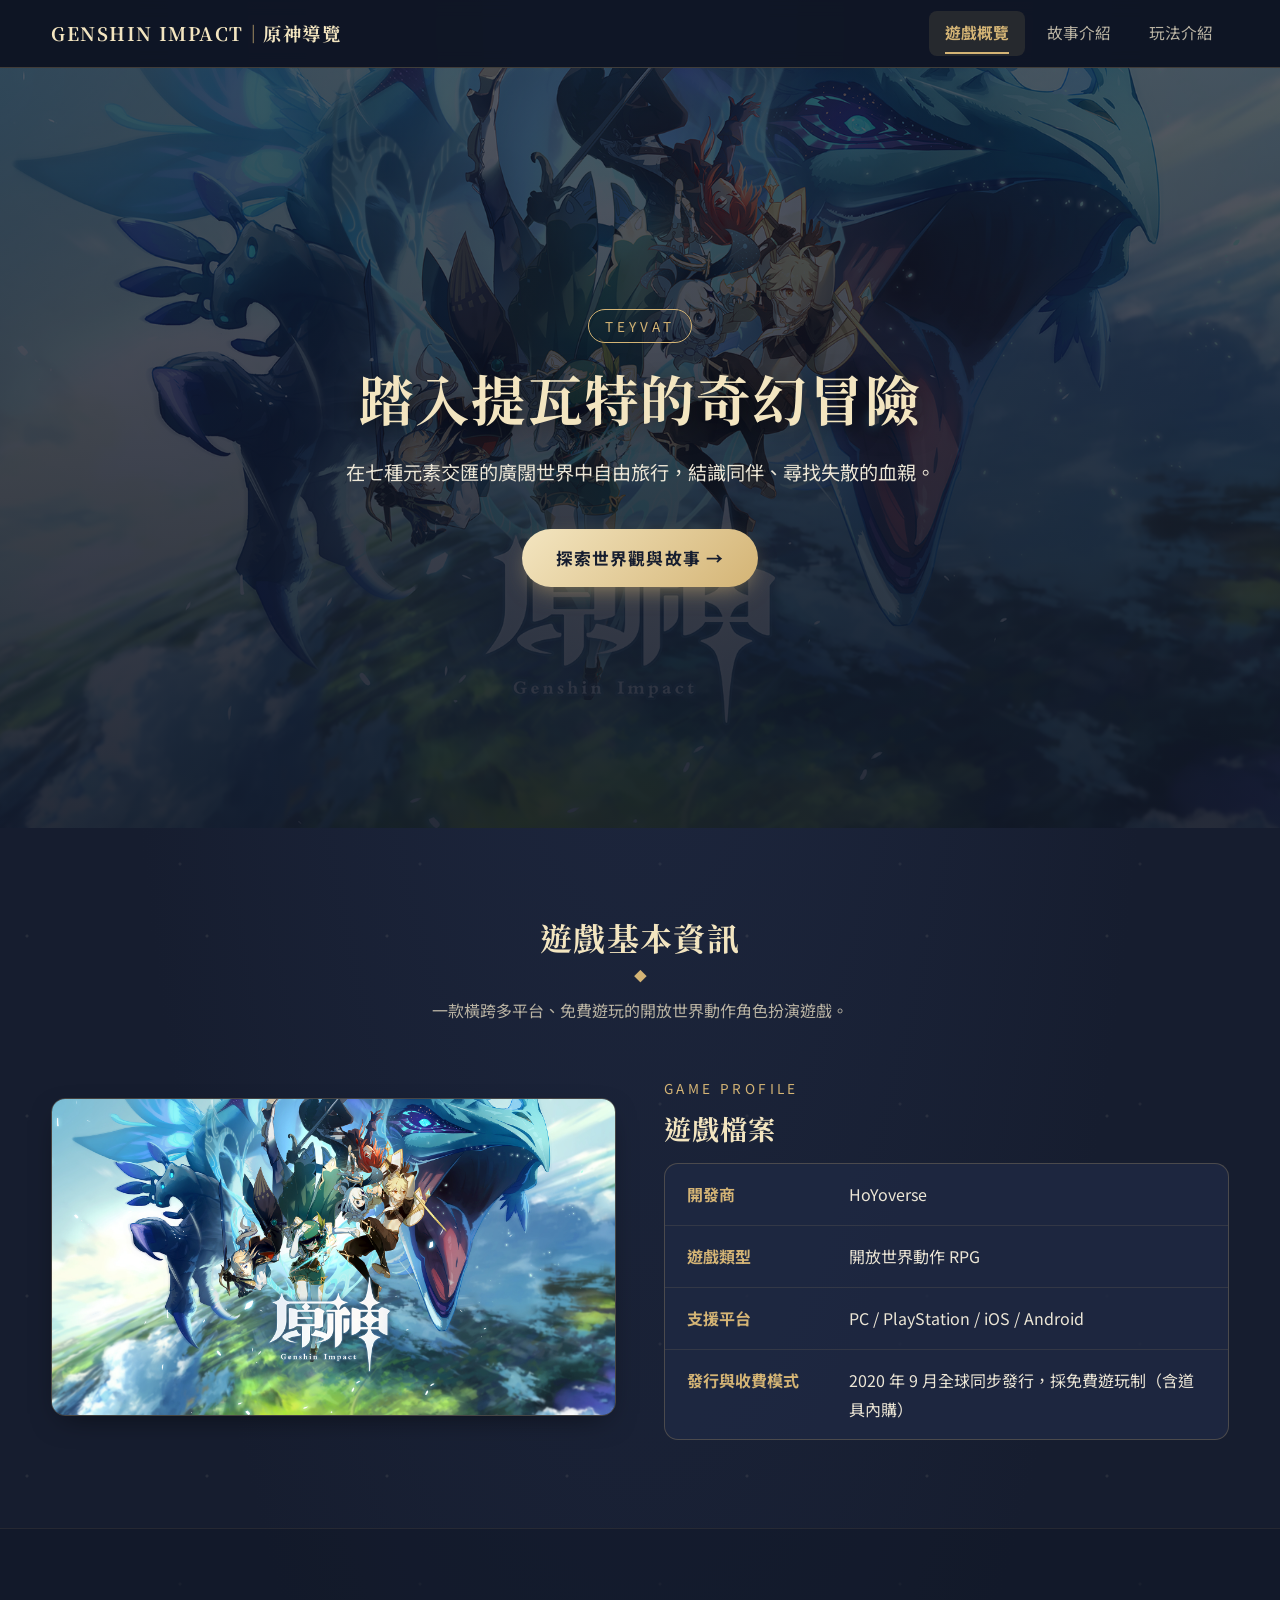
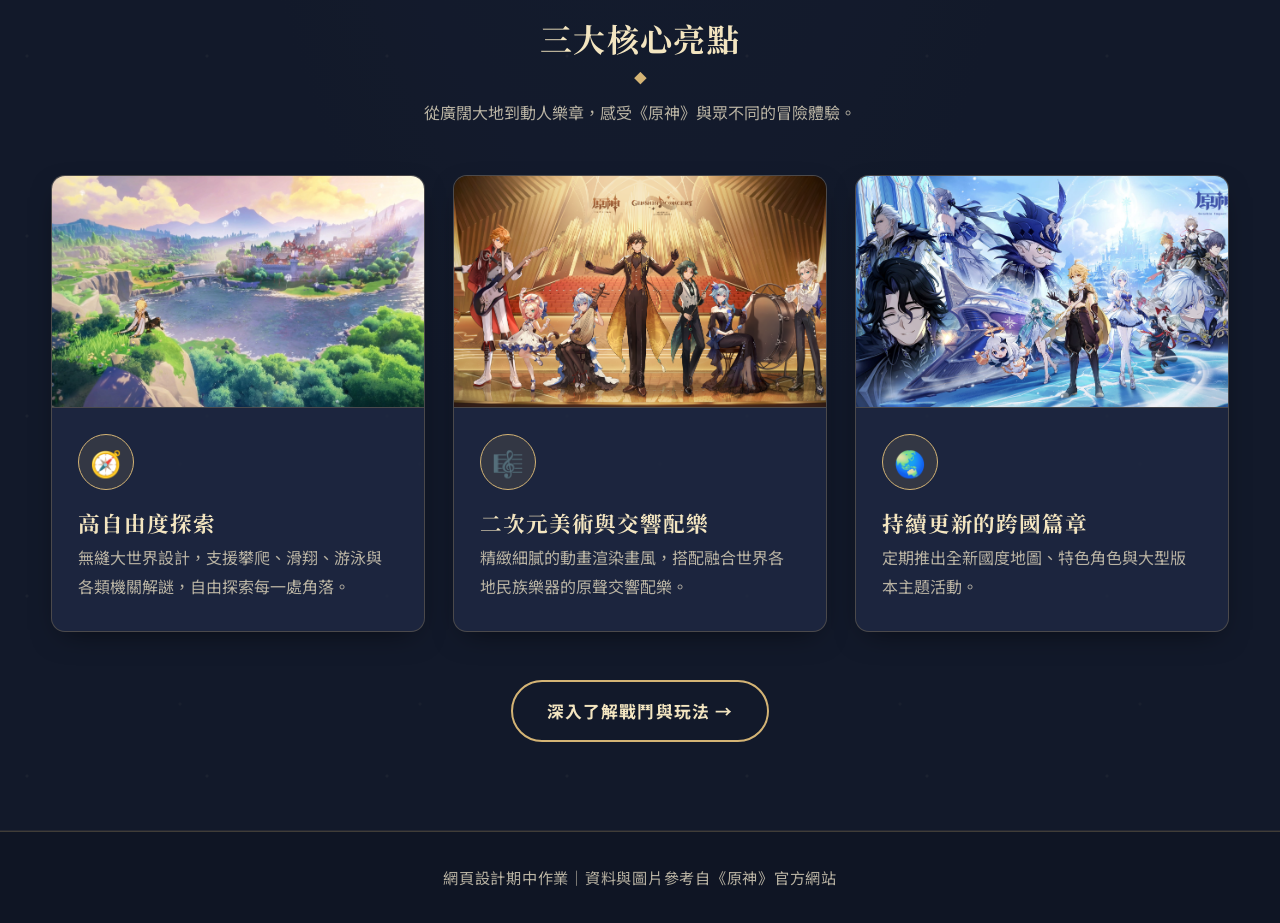
<file: index.html>
<!DOCTYPE html>
<html lang="zh-Hant">
<head>
  <meta charset="UTF-8">
  <meta name="viewport" content="width=device-width, initial-scale=1.0">
  <title>遊戲概覽｜GENSHIN IMPACT 原神導覽</title>
  <meta name="description" content="《原神》遊戲概覽：踏入提瓦特的奇幻冒險，認識遊戲基本資訊與三大核心亮點。">
  <!-- 網頁字型 -->
  <link rel="preconnect" href="https://fonts.googleapis.com">
  <link rel="preconnect" href="https://fonts.gstatic.com" crossorigin>
  <link href="https://fonts.googleapis.com/css2?family=Noto+Sans+TC:wght@400;700&family=Noto+Serif+TC:wght@600;700&display=swap" rel="stylesheet">
  <!-- 全站共用樣式表 -->
  <link rel="stylesheet" href="style.css">
</head>
<body>

  <!-- ===== 頂部導覽列（三頁共用） ===== -->
  <header class="navbar">
    <div class="container">
      <a href="index.html" class="nav-logo">GENSHIN IMPACT<span>｜</span>原神導覽</a>
      <nav>
        <ul class="nav-links">
          <li><a href="index.html" class="active">遊戲概覽</a></li>
          <li><a href="story.html">故事介紹</a></li>
          <li><a href="gameplay.html">玩法介紹</a></li>
        </ul>
      </nav>
    </div>
  </header>

  <main>

    <!-- ===== 區塊 1：主視覺區 Hero Banner ===== -->
    <!-- 圖片用途：首頁滿版主視覺背景圖（設定於 style.css 的 .hero，可替換為 images/hero.jpg） -->
    <section class="hero">
      <div class="hero-content">
        <span class="hero-tag">TEYVAT</span>
        <h1>踏入提瓦特的奇幻冒險</h1>
        <p>在七種元素交匯的廣闊世界中自由旅行，結識同伴、尋找失散的血親。</p>
        <!-- 跳轉按鈕 1：前往故事介紹 -->
        <a href="story.html" class="btn btn-primary">探索世界觀與故事 →</a>
      </div>
    </section>

    <!-- ===== 區塊 2：基本資訊卡 ===== -->
    <section class="section">
      <div class="container">
        <h2 class="section-title">遊戲基本資訊</h2>
        <p class="section-desc">一款橫跨多平台、免費遊玩的開放世界動作角色扮演遊戲。</p>

        <div class="split">
          <div class="split-media">
            <!-- 圖片用途：遊戲實機畫面／宣傳封面圖（可替換為 images/cover.jpg） -->
            <img src="image\1.jpg" alt="原神遊戲實機畫面與宣傳封面">
          </div>
          <div class="split-text">
            <span class="label">GAME PROFILE</span>
            <h3>遊戲檔案</h3>
            <ul class="info-list">
              <li><span class="info-key">開發商</span><span>HoYoverse</span></li>
              <li><span class="info-key">遊戲類型</span><span>開放世界動作 RPG</span></li>
              <li><span class="info-key">支援平台</span><span>PC / PlayStation / iOS / Android</span></li>
              <li><span class="info-key">發行與收費模式</span><span>2020 年 9 月全球同步發行，採免費遊玩制（含道具內購）</span></li>
            </ul>
          </div>
        </div>
      </div>
    </section>

    <!-- ===== 區塊 3：遊戲三大核心亮點 ===== -->
    <section class="section section-alt">
      <div class="container">
        <h2 class="section-title">三大核心亮點</h2>
        <p class="section-desc">從廣闊大地到動人樂章，感受《原神》與眾不同的冒險體驗。</p>

        <div class="grid grid-3">
          <!-- 卡片 1 -->
          <article class="card">
            <!-- 圖片用途：高自由度探索示意圖（可替換為 images/explore.jpg） -->
            <img src="image\2.jpg" alt="高自由度探索">
            <div class="card-body">
              <div class="card-icon">🧭</div>
              <h3>高自由度探索</h3>
              <p>無縫大世界設計，支援攀爬、滑翔、游泳與各類機關解謎，自由探索每一處角落。</p>
            </div>
          </article>

          <!-- 卡片 2 -->
          <article class="card">
            <!-- 圖片用途：美術與配樂示意圖（可替換為 images/art-music.jpg） -->
            <img src="image\3.png" alt="二次元美術與交響配樂">
            <div class="card-body">
              <div class="card-icon">🎼</div>
              <h3>二次元美術與交響配樂</h3>
              <p>精緻細膩的動畫渲染畫風，搭配融合世界各地民族樂器的原聲交響配樂。</p>
            </div>
          </article>

          <!-- 卡片 3 -->
          <article class="card">
            <!-- 圖片用途：版本更新示意圖（可替換為 images/update.jpg） -->
            <img src="image\4.jpg" alt="持續更新的跨國篇章">
            <div class="card-body">
              <div class="card-icon">🌏</div>
              <h3>持續更新的跨國篇章</h3>
              <p>定期推出全新國度地圖、特色角色與大型版本主題活動。</p>
            </div>
          </article>
        </div>

        <!-- 跳轉按鈕 2：前往玩法介紹 -->
        <div class="btn-center">
          <a href="gameplay.html" class="btn btn-secondary">深入了解戰鬥與玩法 →</a>
        </div>
      </div>
    </section>

  </main>

  <!-- ===== 頁尾（三頁共用） ===== -->
  <footer class="footer">
    <div class="container">
      <p>網頁設計期中作業｜資料與圖片參考自《原神》官方網站</p>
    </div>
  </footer>

</body>
</html>
</file>
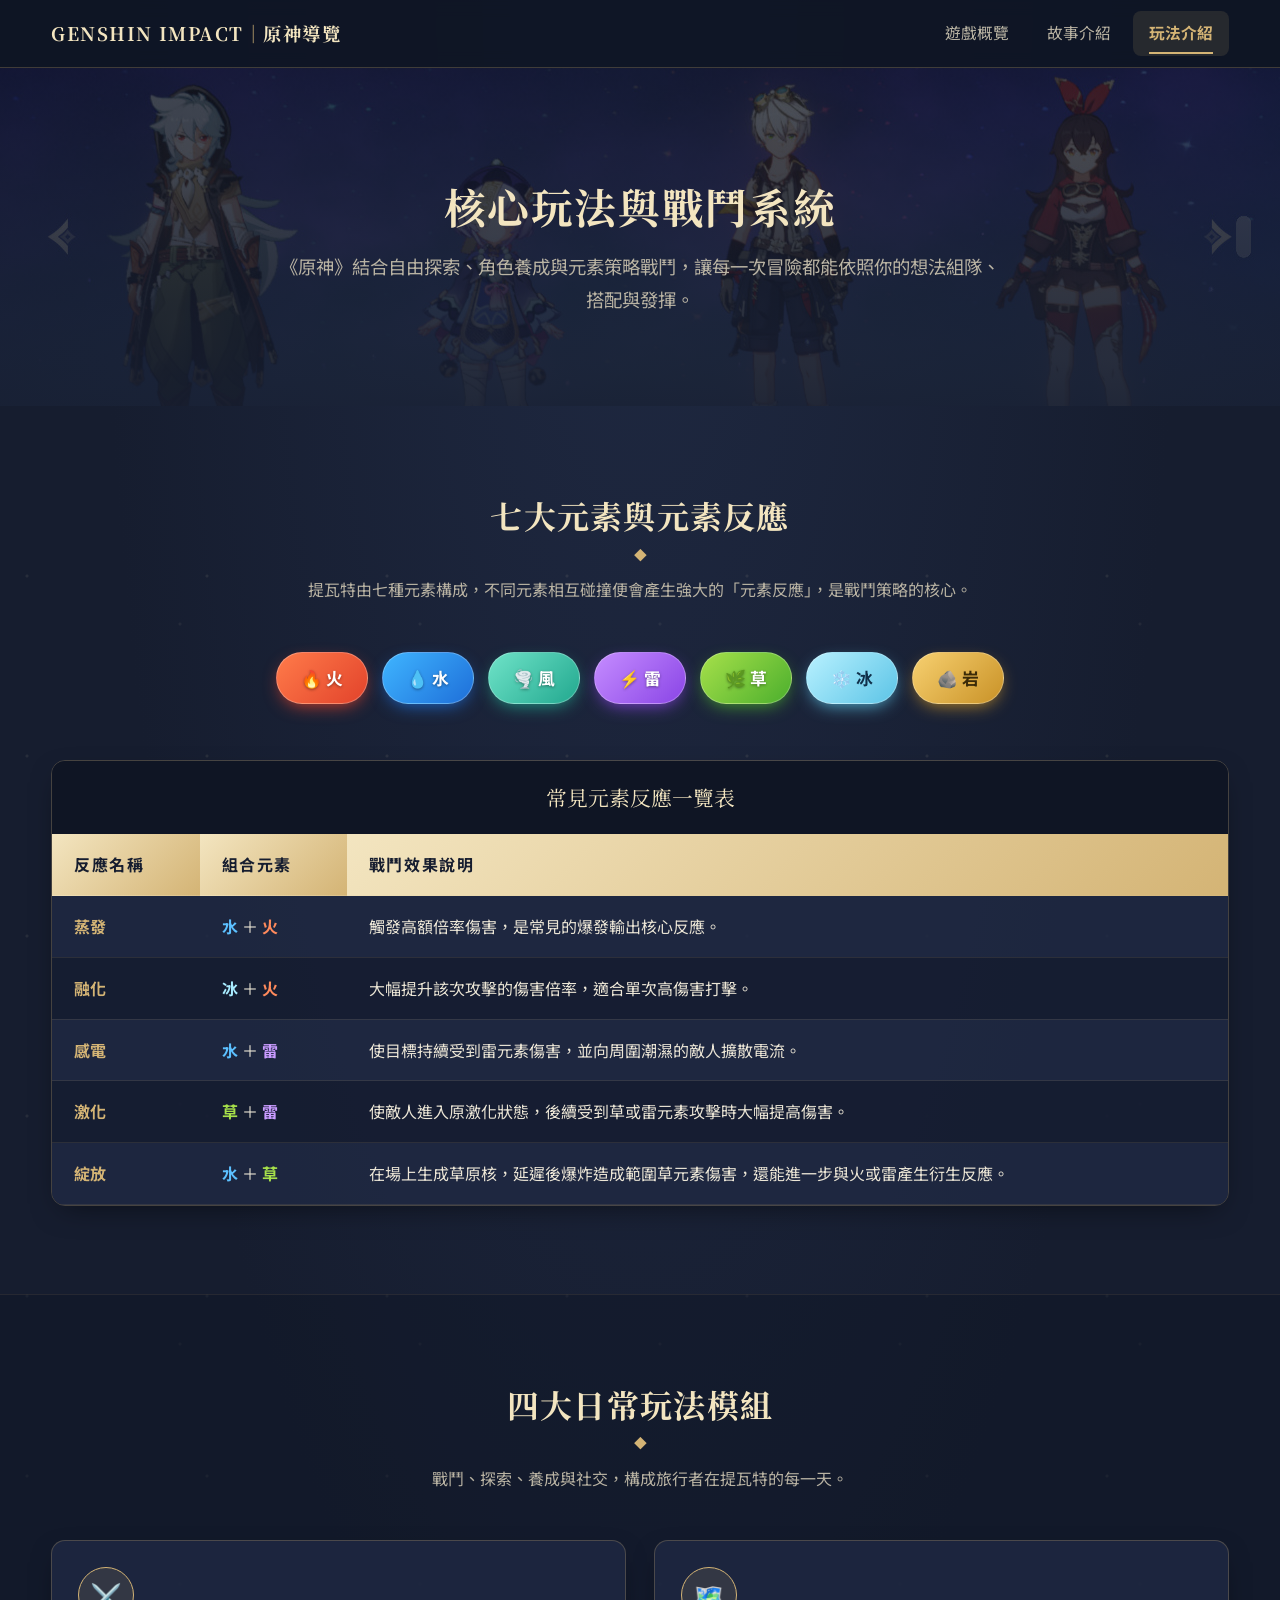
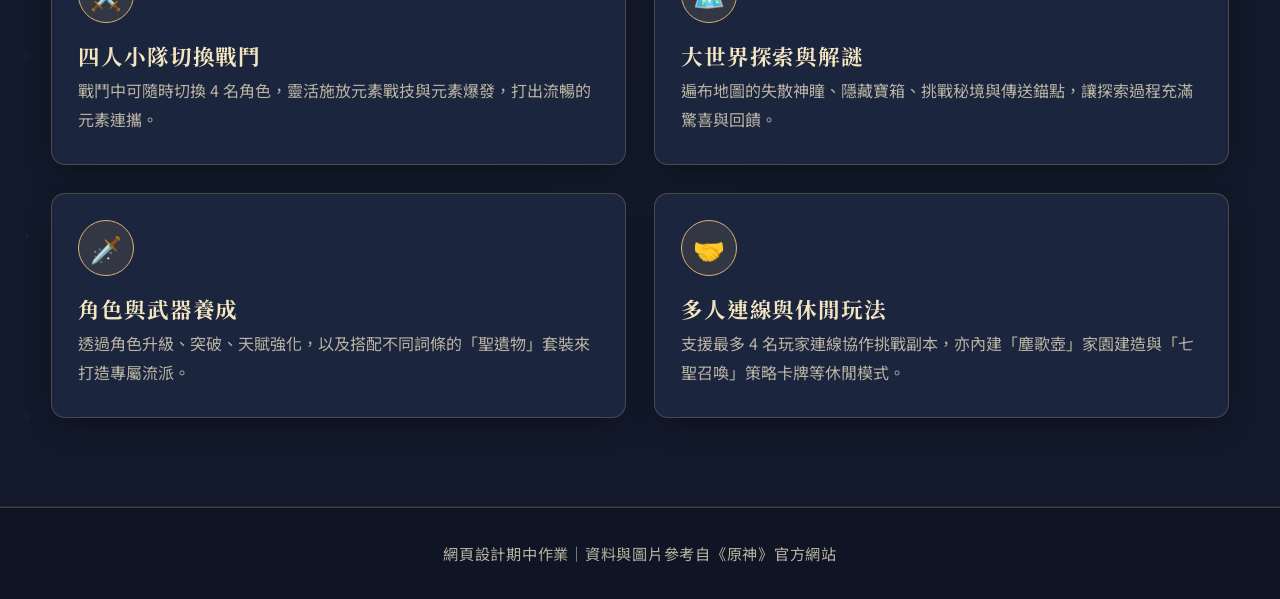
<file: gameplay.html>
<!DOCTYPE html>
<html lang="zh-Hant">
<head>
  <meta charset="UTF-8">
  <meta name="viewport" content="width=device-width, initial-scale=1.0">
  <title>玩法介紹｜GENSHIN IMPACT 原神導覽</title>
  <meta name="description" content="《原神》玩法介紹：七大元素與元素反應、四人小隊戰鬥、大世界探索、角色養成與多人連線。">
  <!-- 網頁字型 -->
  <link rel="preconnect" href="https://fonts.googleapis.com">
  <link rel="preconnect" href="https://fonts.gstatic.com" crossorigin>
  <link href="https://fonts.googleapis.com/css2?family=Noto+Sans+TC:wght@400;700&family=Noto+Serif+TC:wght@600;700&display=swap" rel="stylesheet">
  <!-- 全站共用樣式表 -->
  <link rel="stylesheet" href="style.css">
</head>
<body>

  <!-- ===== 頂部導覽列（三頁共用） ===== -->
  <header class="navbar">
    <div class="container">
      <a href="index.html" class="nav-logo">GENSHIN IMPACT<span>｜</span>原神導覽</a>
      <nav>
        <ul class="nav-links">
          <li><a href="index.html">遊戲概覽</a></li>
          <li><a href="story.html">故事介紹</a></li>
          <li><a href="gameplay.html" class="active">玩法介紹</a></li>
        </ul>
      </nav>
    </div>
  </header>

  <main>

    <!-- ===== 區塊 1：頁面標題區 Page Header ===== -->
    <!-- 圖片用途：玩法頁頁首背景圖（設定於 style.css 的 .header-gameplay，可替換為 images/gameplay-header.jpg） -->
    <section class="page-header header-gameplay">
      <div class="container">
        <h1>核心玩法與戰鬥系統</h1>
        <p>《原神》結合自由探索、角色養成與元素策略戰鬥，讓每一次冒險都能依照你的想法組隊、搭配與發揮。</p>
      </div>
    </section>

    <!-- ===== 區塊 2：七大元素與元素反應 ===== -->
    <section class="section">
      <div class="container">
        <h2 class="section-title">七大元素與元素反應</h2>
        <p class="section-desc">提瓦特由七種元素構成，不同元素相互碰撞便會產生強大的「元素反應」，是戰鬥策略的核心。</p>

        <!-- 七大元素標籤列 -->
        <div class="badge-row">
          <span class="badge badge-pyro">🔥 火</span>
          <span class="badge badge-hydro">💧 水</span>
          <span class="badge badge-anemo">🌪️ 風</span>
          <span class="badge badge-electro">⚡ 雷</span>
          <span class="badge badge-dendro">🌿 草</span>
          <span class="badge badge-cryo">❄️ 冰</span>
          <span class="badge badge-geo">🪨 岩</span>
        </div>

        <!-- 常見元素反應一覽表 -->
        <div class="table-wrap">
          <table class="reaction-table">
            <caption>常見元素反應一覽表</caption>
            <thead>
              <tr>
                <th>反應名稱</th>
                <th>組合元素</th>
                <th>戰鬥效果說明</th>
              </tr>
            </thead>
            <tbody>
              <tr>
                <td>蒸發</td>
                <td><span class="el-hydro">水</span> ＋ <span class="el-pyro">火</span></td>
                <td>觸發高額倍率傷害，是常見的爆發輸出核心反應。</td>
              </tr>
              <tr>
                <td>融化</td>
                <td><span class="el-cryo">冰</span> ＋ <span class="el-pyro">火</span></td>
                <td>大幅提升該次攻擊的傷害倍率，適合單次高傷害打擊。</td>
              </tr>
              <tr>
                <td>感電</td>
                <td><span class="el-hydro">水</span> ＋ <span class="el-electro">雷</span></td>
                <td>使目標持續受到雷元素傷害，並向周圍潮濕的敵人擴散電流。</td>
              </tr>
              <tr>
                <td>激化</td>
                <td><span class="el-dendro">草</span> ＋ <span class="el-electro">雷</span></td>
                <td>使敵人進入原激化狀態，後續受到草或雷元素攻擊時大幅提高傷害。</td>
              </tr>
              <tr>
                <td>綻放</td>
                <td><span class="el-hydro">水</span> ＋ <span class="el-dendro">草</span></td>
                <td>在場上生成草原核，延遲後爆炸造成範圍草元素傷害，還能進一步與火或雷產生衍生反應。</td>
              </tr>
            </tbody>
          </table>
        </div>
      </div>
    </section>

    <!-- ===== 區塊 3：四大日常玩法模組 ===== -->
    <section class="section section-alt">
      <div class="container">
        <h2 class="section-title">四大日常玩法模組</h2>
        <p class="section-desc">戰鬥、探索、養成與社交，構成旅行者在提瓦特的每一天。</p>

        <div class="grid grid-2">
          <!-- 玩法 1 -->
          <article class="card feature-card">
            <div class="card-body">
              <div class="card-icon">⚔️</div>
              <h3>四人小隊切換戰鬥</h3>
              <p>戰鬥中可隨時切換 4 名角色，靈活施放元素戰技與元素爆發，打出流暢的元素連攜。</p>
            </div>
          </article>

          <!-- 玩法 2 -->
          <article class="card feature-card">
            <div class="card-body">
              <div class="card-icon">🗺️</div>
              <h3>大世界探索與解謎</h3>
              <p>遍布地圖的失散神瞳、隱藏寶箱、挑戰秘境與傳送錨點，讓探索過程充滿驚喜與回饋。</p>
            </div>
          </article>

          <!-- 玩法 3 -->
          <article class="card feature-card">
            <div class="card-body">
              <div class="card-icon">🗡️</div>
              <h3>角色與武器養成</h3>
              <p>透過角色升級、突破、天賦強化，以及搭配不同詞條的「聖遺物」套裝來打造專屬流派。</p>
            </div>
          </article>

          <!-- 玩法 4 -->
          <article class="card feature-card">
            <div class="card-body">
              <div class="card-icon">🤝</div>
              <h3>多人連線與休閒玩法</h3>
              <p>支援最多 4 名玩家連線協作挑戰副本，亦內建「塵歌壺」家園建造與「七聖召喚」策略卡牌等休閒模式。</p>
            </div>
          </article>
        </div>
      </div>
    </section>

  </main>

  <!-- ===== 頁尾（三頁共用） ===== -->
  <footer class="footer">
    <div class="container">
      <p>網頁設計期中作業｜資料與圖片參考自《原神》官方網站</p>
    </div>
  </footer>

</body>
</html>
</file>
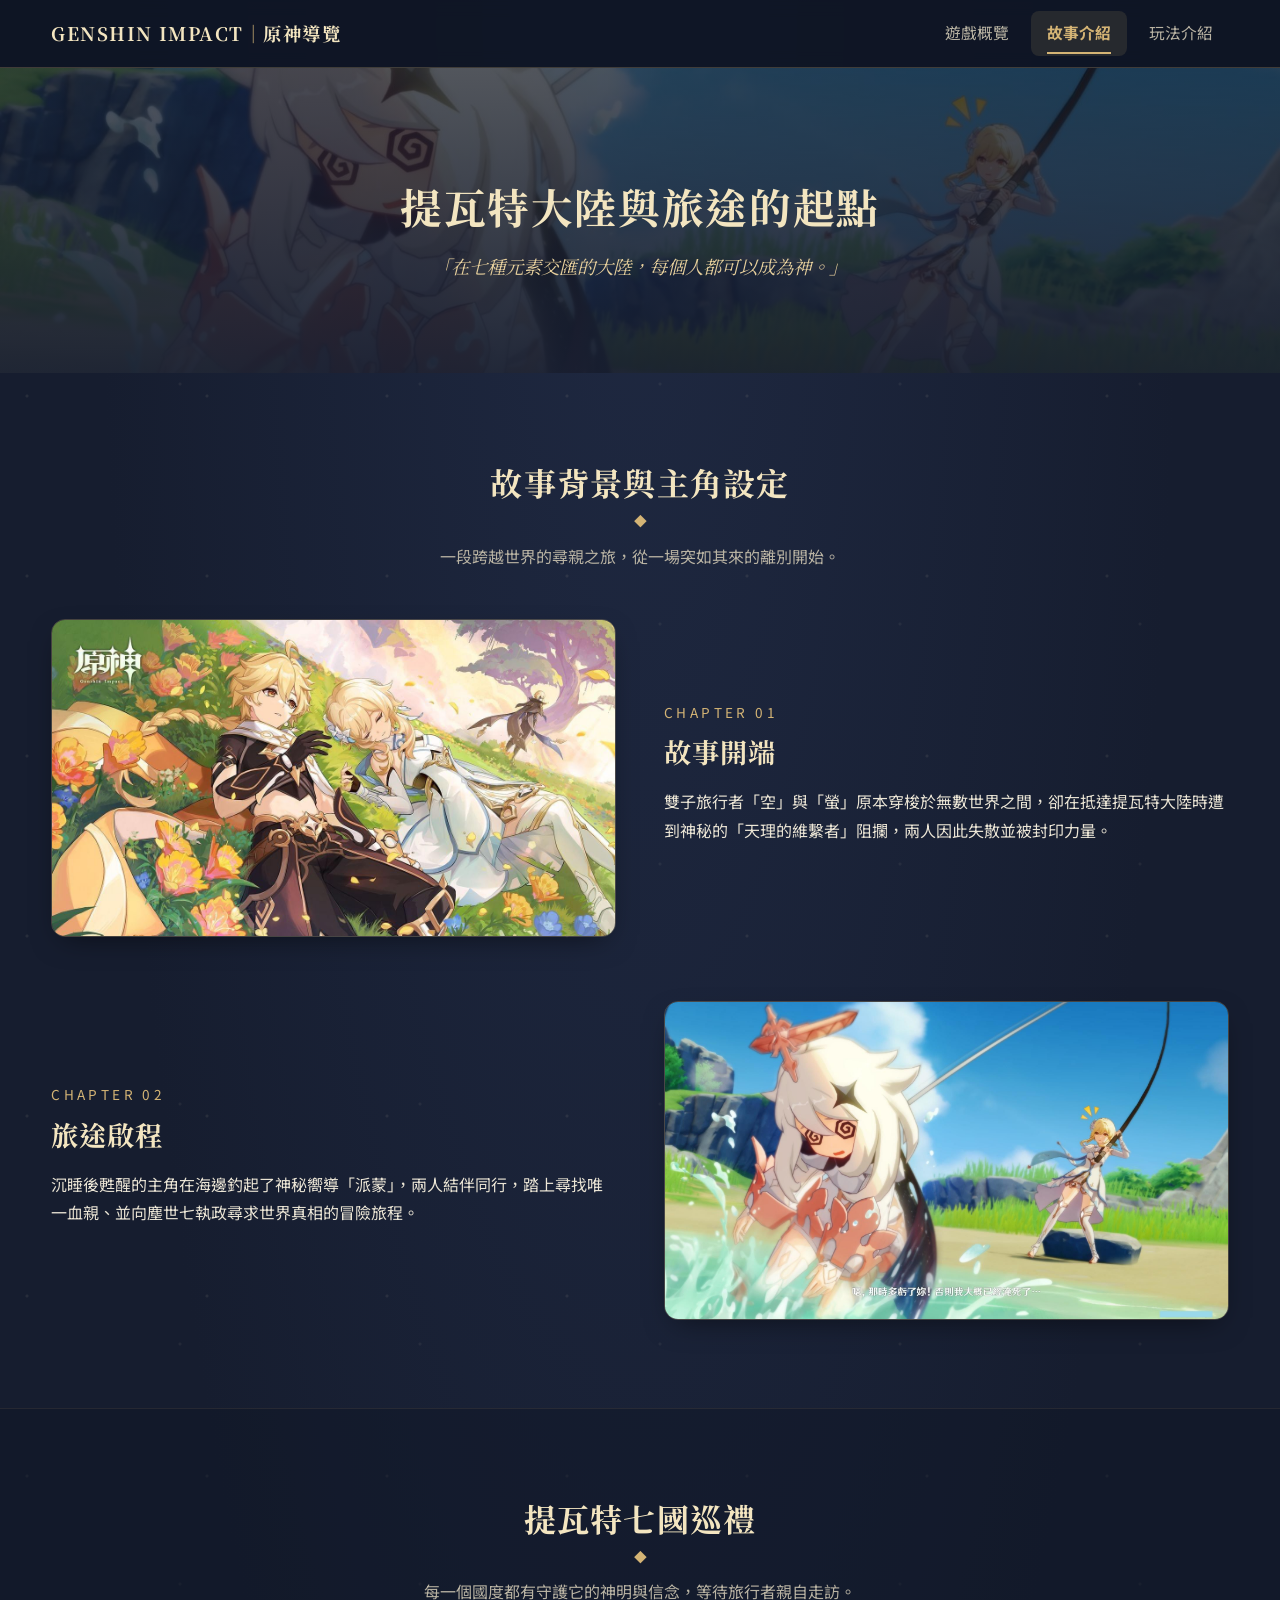
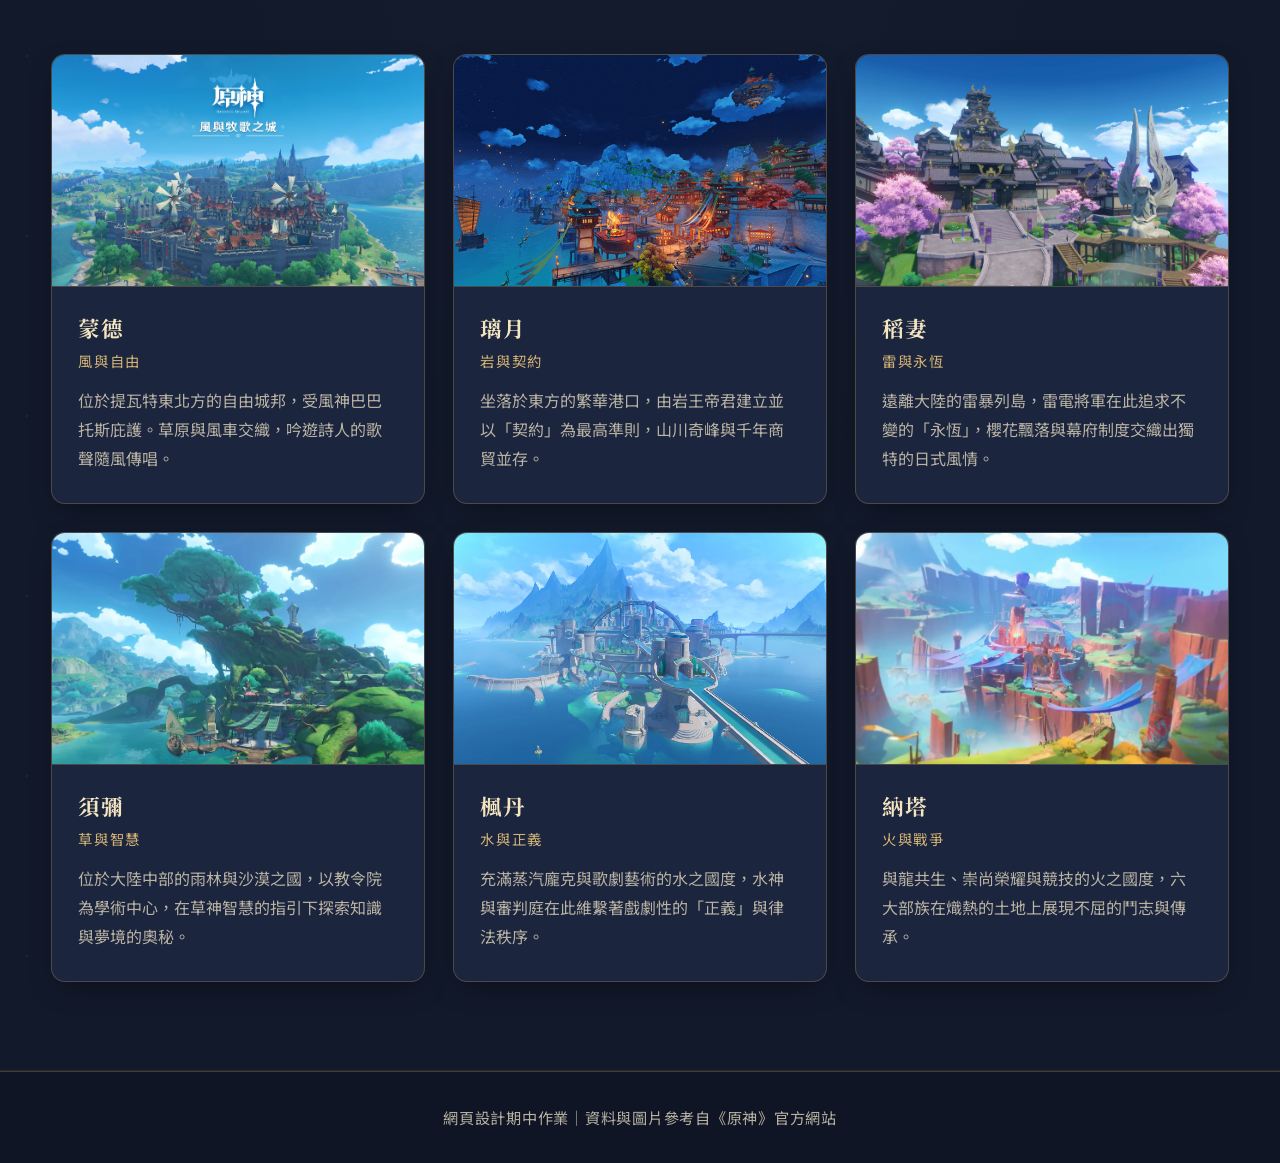
<file: story.html>
<!DOCTYPE html>
<html lang="zh-Hant">
<head>
  <meta charset="UTF-8">
  <meta name="viewport" content="width=device-width, initial-scale=1.0">
  <title>故事介紹｜GENSHIN IMPACT 原神導覽</title>
  <meta name="description" content="《原神》故事介紹：提瓦特大陸的世界觀、雙子旅行者的旅途起點與七國巡禮。">
  <!-- 網頁字型 -->
  <link rel="preconnect" href="https://fonts.googleapis.com">
  <link rel="preconnect" href="https://fonts.gstatic.com" crossorigin>
  <link href="https://fonts.googleapis.com/css2?family=Noto+Sans+TC:wght@400;700&family=Noto+Serif+TC:wght@600;700&display=swap" rel="stylesheet">
  <!-- 全站共用樣式表 -->
  <link rel="stylesheet" href="style.css">
</head>
<body>

  <!-- ===== 頂部導覽列（三頁共用） ===== -->
  <header class="navbar">
    <div class="container">
      <a href="index.html" class="nav-logo">GENSHIN IMPACT<span>｜</span>原神導覽</a>
      <nav>
        <ul class="nav-links">
          <li><a href="index.html">遊戲概覽</a></li>
          <li><a href="story.html" class="active">故事介紹</a></li>
          <li><a href="gameplay.html">玩法介紹</a></li>
        </ul>
      </nav>
    </div>
  </header>

  <main>

    <!-- ===== 區塊 1：頁面標題區 Page Header ===== -->
    <!-- 圖片用途：故事頁頁首背景圖（設定於 style.css 的 .header-story，可替換為 images/story-header.jpg） -->
    <section class="page-header header-story">
      <div class="container">
        <h1>提瓦特大陸與旅途的起點</h1>
        <p class="quote">「在七種元素交匯的大陸，每個人都可以成為神。」</p>
      </div>
    </section>

    <!-- ===== 區塊 2：故事背景與主角設定 ===== -->
    <section class="section">
      <div class="container">
        <h2 class="section-title">故事背景與主角設定</h2>
        <p class="section-desc">一段跨越世界的尋親之旅，從一場突如其來的離別開始。</p>

        <!-- 故事開端：圖左文右 -->
        <div class="split">
          <div class="split-media">
            <!-- 圖片用途：雙子旅行者「空」與「螢」主題插圖（可替換為 images/twins.jpg） -->
            <img src="image\5.jpg" alt="雙子旅行者空與螢">
          </div>
          <div class="split-text">
            <span class="label">CHAPTER 01</span>
            <h3>故事開端</h3>
            <p>雙子旅行者「空」與「螢」原本穿梭於無數世界之間，卻在抵達提瓦特大陸時遭到神秘的「天理的維繫者」阻攔，兩人因此失散並被封印力量。</p>
          </div>
        </div>

        <!-- 旅途啟程：文左圖右（交錯排列） -->
        <div class="split reverse">
          <div class="split-media">
            <!-- 圖片用途：主角與派蒙結伴同行主題插圖（可替換為 images/paimon.jpg） -->
            <img src="image\6.jpg" alt="旅行者與嚮導派蒙">
          </div>
          <div class="split-text">
            <span class="label">CHAPTER 02</span>
            <h3>旅途啟程</h3>
            <p>沉睡後甦醒的主角在海邊釣起了神秘嚮導「派蒙」，兩人結伴同行，踏上尋找唯一血親、並向塵世七執政尋求世界真相的冒險旅程。</p>
          </div>
        </div>
      </div>
    </section>

    <!-- ===== 區塊 3：提瓦特七國巡禮 ===== -->
    <section class="section section-alt">
      <div class="container">
        <h2 class="section-title">提瓦特七國巡禮</h2>
        <p class="section-desc">每一個國度都有守護它的神明與信念，等待旅行者親自走訪。</p>

        <div class="grid grid-3">
          <!-- 國家 1：蒙德 -->
          <article class="card">
            <!-- 圖片用途：蒙德國家代表圖（可替換為 images/mondstadt.jpg） -->
            <img src="image\7.jpg" alt="蒙德代表圖">
            <div class="card-body">
              <h3>蒙德</h3>
              <span class="card-sub">風與自由</span>
              <p>位於提瓦特東北方的自由城邦，受風神巴巴托斯庇護。草原與風車交織，吟遊詩人的歌聲隨風傳唱。</p>
            </div>
          </article>

          <!-- 國家 2：璃月 -->
          <article class="card">
            <!-- 圖片用途：璃月國家代表圖（可替換為 images/liyue.jpg） -->
            <img src="image\8.png" alt="璃月代表圖">
            <div class="card-body">
              <h3>璃月</h3>
              <span class="card-sub">岩與契約</span>
              <p>坐落於東方的繁華港口，由岩王帝君建立並以「契約」為最高準則，山川奇峰與千年商貿並存。</p>
            </div>
          </article>

          <!-- 國家 3：稻妻 -->
          <article class="card">
            <!-- 圖片用途：稻妻國家代表圖（可替換為 images/inazuma.jpg） -->
            <img src="image\9.jpg" alt="稻妻代表圖">
            <div class="card-body">
              <h3>稻妻</h3>
              <span class="card-sub">雷與永恆</span>
              <p>遠離大陸的雷暴列島，雷電將軍在此追求不變的「永恆」，櫻花飄落與幕府制度交織出獨特的日式風情。</p>
            </div>
          </article>

          <!-- 國家 4：須彌 -->
          <article class="card">
            <!-- 圖片用途：須彌國家代表圖（可替換為 images/sumeru.jpg） -->
            <img src="image\10.webp" alt="須彌代表圖">
            <div class="card-body">
              <h3>須彌</h3>
              <span class="card-sub">草與智慧</span>
              <p>位於大陸中部的雨林與沙漠之國，以教令院為學術中心，在草神智慧的指引下探索知識與夢境的奧秘。</p>
            </div>
          </article>

          <!-- 國家 5：楓丹 -->
          <article class="card">
            <!-- 圖片用途：楓丹國家代表圖（可替換為 images/fontaine.jpg） -->
            <img src="image\11.webp" alt="楓丹代表圖">
            <div class="card-body">
              <h3>楓丹</h3>
              <span class="card-sub">水與正義</span>
              <p>充滿蒸汽龐克與歌劇藝術的水之國度，水神與審判庭在此維繫著戲劇性的「正義」與律法秩序。</p>
            </div>
          </article>

          <!-- 國家 6：納塔 -->
          <article class="card">
            <!-- 圖片用途：納塔國家代表圖（可替換為 images/natlan.jpg） -->
            <img src="image\12.webp" alt="納塔代表圖">
            <div class="card-body">
              <h3>納塔</h3>
              <span class="card-sub">火與戰爭</span>
              <p>與龍共生、崇尚榮耀與競技的火之國度，六大部族在熾熱的土地上展現不屈的鬥志與傳承。</p>
            </div>
          </article>
        </div>
      </div>
    </section>

  </main>

  <!-- ===== 頁尾（三頁共用） ===== -->
  <footer class="footer">
    <div class="container">
      <p>網頁設計期中作業｜資料與圖片參考自《原神》官方網站</p>
    </div>
  </footer>

</body>
</html>
</file>
<file: style.css>
/* =========================================================
   GENSHIN IMPACT｜原神導覽 — 全站共用樣式表 style.css
   配色：深星空藍 #161d2f / #1f2942  ＋ 香檳金 #d4b475 / #f3e5c0
   ========================================================= */

/* ---------- 1. 色彩與基本變數 ---------- */
:root {
  --navy-900: #0f1524;
  --navy-800: #161d2f;
  --navy-700: #1f2942;
  --navy-600: #2a3656;
  --gold-500: #d4b475;
  --gold-300: #e6cf9c;
  --gold-100: #f3e5c0;
  --text-main: #ece6d6;
  --text-soft: #b9b3a3;
  --card-bg: rgba(31, 41, 66, 0.85);
  --card-border: rgba(212, 180, 117, 0.25);
  --shadow-card: 0 10px 30px -12px rgba(0, 0, 0, 0.6);
  --shadow-glow: 0 0 0 1px rgba(212, 180, 117, 0.5), 0 14px 36px -10px rgba(212, 180, 117, 0.35);
  --radius: 14px;
  --nav-height: 68px;
  --font-serif: "Noto Serif TC", "Songti TC", serif;
  --font-sans: "Noto Sans TC", "PingFang TC", "Microsoft JhengHei", sans-serif;
  --transition: all 0.3s ease;
}

/* ---------- 2. 全域重置 ---------- */
*,
*::before,
*::after {
  box-sizing: border-box;
  margin: 0;
  padding: 0;
}

html {
  scroll-behavior: smooth;
}

body {
  font-family: var(--font-sans);
  line-height: 1.8;
  color: var(--text-main);
  background-color: var(--navy-800);
  /* 星空點點背景 */
  background-image:
    radial-gradient(circle at 15% 20%, rgba(243, 229, 192, 0.08) 0 1px, transparent 2px),
    radial-gradient(circle at 75% 60%, rgba(243, 229, 192, 0.06) 0 1px, transparent 2px),
    radial-gradient(ellipse at top, var(--navy-700), var(--navy-800) 60%);
  background-size: 180px 180px, 240px 240px, 100% 100%;
  padding-top: var(--nav-height);
}

img {
  display: block;
  max-width: 100%;
  height: auto;
}

a {
  color: inherit;
  text-decoration: none;
}

h1,
h2,
h3 {
  font-family: var(--font-serif);
  line-height: 1.35;
  letter-spacing: 0.04em;
}

.container {
  width: min(1180px, 92%);
  margin: 0 auto;
}

/* ---------- 3. 頂部導覽列 Navbar（三頁共用） ---------- */
.navbar {
  position: fixed;
  top: 0;
  left: 0;
  right: 0;
  z-index: 100;
  height: var(--nav-height);
  background: rgba(15, 21, 36, 0.92);
  backdrop-filter: blur(8px);
  border-bottom: 1px solid var(--card-border);
}

.navbar .container {
  height: 100%;
  display: flex;
  align-items: center;
  justify-content: space-between;
  gap: 16px;
}

.nav-logo {
  font-family: var(--font-serif);
  font-weight: 700;
  font-size: 1.15rem;
  letter-spacing: 0.08em;
  color: var(--gold-100);
  white-space: nowrap;
  transition: var(--transition);
}

.nav-logo span {
  color: var(--gold-500);
}

.nav-logo:hover {
  color: var(--gold-500);
  text-shadow: 0 0 12px rgba(212, 180, 117, 0.6);
}

.nav-links {
  list-style: none;
  display: flex;
  gap: 6px;
}

.nav-links a {
  position: relative;
  display: inline-block;
  padding: 8px 16px;
  border-radius: 8px;
  font-size: 0.98rem;
  color: var(--text-soft);
  transition: var(--transition);
}

.nav-links a::after {
  content: "";
  position: absolute;
  left: 16px;
  right: 16px;
  bottom: 2px;
  height: 2px;
  background: var(--gold-500);
  transform: scaleX(0);
  transition: transform 0.3s ease;
}

.nav-links a:hover {
  color: var(--gold-100);
  background: rgba(212, 180, 117, 0.08);
}

/* 目前所在頁面 */
.nav-links a.active {
  color: var(--gold-500);
  font-weight: 700;
  background: rgba(212, 180, 117, 0.12);
}

.nav-links a.active::after,
.nav-links a:hover::after {
  transform: scaleX(1);
}

/* ---------- 4. 按鈕 ---------- */
.btn {
  display: inline-block;
  padding: 14px 34px;
  border-radius: 999px;
  font-weight: 700;
  font-size: 1.05rem;
  letter-spacing: 0.06em;
  cursor: pointer;
  transition: var(--transition);
}

.btn-primary {
  color: var(--navy-800);
  background: linear-gradient(135deg, var(--gold-100), var(--gold-500));
  box-shadow: 0 8px 24px -8px rgba(212, 180, 117, 0.7);
}

.btn-primary:hover {
  transform: translateY(-3px);
  box-shadow: 0 0 24px rgba(243, 229, 192, 0.55), 0 12px 30px -8px rgba(212, 180, 117, 0.8);
}

.btn-secondary {
  color: var(--gold-100);
  border: 2px solid var(--gold-500);
  background: transparent;
}

.btn-secondary:hover {
  color: var(--navy-800);
  background: var(--gold-500);
  transform: translateY(-3px);
  box-shadow: 0 0 22px rgba(212, 180, 117, 0.5);
}

.btn-center {
  text-align: center;
  margin-top: 48px;
}

/* ---------- 5. 區塊通用 ---------- */
.section {
  padding: 88px 0;
}

.section-alt {
  background: rgba(15, 21, 36, 0.45);
  border-top: 1px solid rgba(212, 180, 117, 0.1);
  border-bottom: 1px solid rgba(212, 180, 117, 0.1);
}

.section-title {
  text-align: center;
  font-size: 2rem;
  color: var(--gold-100);
  margin-bottom: 12px;
}

.section-title::after {
  content: "◆";
  display: block;
  margin-top: 8px;
  font-size: 0.8rem;
  color: var(--gold-500);
  letter-spacing: 0;
}

.section-desc {
  text-align: center;
  color: var(--text-soft);
  max-width: 680px;
  margin: 0 auto 48px;
}

/* ---------- 6. 主視覺 Hero Banner（index.html） ---------- */
.hero {
  position: relative;
  min-height: min(calc(100vh - var(--nav-height)), 760px);
  display: flex;
  align-items: center;
  justify-content: center;
  text-align: center;
  /* 背景圖：可替換為本地圖片，例如 url("images/hero.jpg") */
  background: url(./image/1.jpg) center / cover no-repeat;
}

/* 深色半透明遮罩 */
.hero::before {
  content: "";
  position: absolute;
  inset: 0;
  background: linear-gradient(180deg, rgba(15, 21, 36, 0.7), rgba(15, 21, 36, 0.9));
}

.hero-content {
  position: relative;
  z-index: 1;
  padding: 40px 20px;
  max-width: 820px;
}

.hero-tag {
  display: inline-block;
  margin-bottom: 18px;
  padding: 4px 16px;
  border: 1px solid var(--gold-500);
  border-radius: 999px;
  font-size: 0.85rem;
  letter-spacing: 0.3em;
  color: var(--gold-500);
}

.hero h1 {
  font-size: 3.4rem;
  color: var(--gold-100);
  text-shadow: 0 4px 24px rgba(0, 0, 0, 0.6);
  margin-bottom: 20px;
}

.hero p {
  font-size: 1.2rem;
  color: var(--text-main);
  margin-bottom: 40px;
}

/* ---------- 7. 頁面標題區 Page Header（story / gameplay） ---------- */
.page-header {
  position: relative;
  padding: 110px 0 90px;
  text-align: center;
  background-position: center;
  background-size: cover;
}

.page-header::before {
  content: "";
  position: absolute;
  inset: 0;
  background: linear-gradient(180deg, rgba(15, 21, 36, 0.72), rgba(22, 29, 47, 0.95));
}

.page-header .container {
  position: relative;
  z-index: 1;
}

.page-header h1 {
  font-size: 2.6rem;
  color: var(--gold-100);
  margin-bottom: 16px;
}

.page-header p {
  font-size: 1.15rem;
  color: var(--text-soft);
  max-width: 720px;
  margin: 0 auto;
}

.page-header .quote {
  font-family: var(--font-serif);
  font-style: italic;
  color: var(--gold-300);
}

/* 頁首背景圖：可替換為本地圖片 */
.header-story {
  background-image: url(./image/6.jpg);
}

.header-gameplay {
  background-image: url(./image/13.jpg);
}

/* ---------- 8. 左右圖文並排 ---------- */
.split {
  display: grid;
  grid-template-columns: 1fr 1fr;
  gap: 48px;
  align-items: center;
}

.split + .split {
  margin-top: 64px;
}

/* 交錯排列：圖片放右邊 */
.split.reverse .split-media {
  order: 2;
}

.split-media img {
  width: 100%;
  border-radius: var(--radius);
  border: 1px solid var(--card-border);
  box-shadow: var(--shadow-card);
  transition: var(--transition);
}

.split-media img:hover {
  transform: scale(1.02);
  box-shadow: var(--shadow-glow);
}

.split-text h2,
.split-text h3 {
  color: var(--gold-100);
  font-size: 1.7rem;
  margin-bottom: 16px;
}

.split-text p {
  color: var(--text-main);
  margin-bottom: 14px;
}

.split-text .label {
  display: inline-block;
  margin-bottom: 10px;
  font-size: 0.85rem;
  letter-spacing: 0.25em;
  color: var(--gold-500);
}

/* 基本資訊清單 */
.info-list {
  list-style: none;
  border: 1px solid var(--card-border);
  border-radius: var(--radius);
  overflow: hidden;
  background: var(--card-bg);
}

.info-list li {
  display: grid;
  grid-template-columns: 150px 1fr;
  gap: 12px;
  padding: 16px 22px;
  border-bottom: 1px solid rgba(212, 180, 117, 0.12);
  transition: var(--transition);
}

.info-list li:last-child {
  border-bottom: none;
}

.info-list li:hover {
  background: rgba(212, 180, 117, 0.07);
}

.info-list .info-key {
  color: var(--gold-500);
  font-weight: 700;
}

/* ---------- 9. 卡片網格 ---------- */
.grid {
  display: grid;
  gap: 28px;
}

.grid-3 {
  grid-template-columns: repeat(3, 1fr);
}

.grid-2 {
  grid-template-columns: repeat(2, 1fr);
}

.card {
  background: var(--card-bg);
  border: 1px solid var(--card-border);
  border-radius: var(--radius);
  box-shadow: var(--shadow-card);
  overflow: hidden;
  transition: var(--transition);
  display: flex;
  flex-direction: column;
}

.card:hover {
  transform: translateY(-6px);
  box-shadow: var(--shadow-glow);
  border-color: var(--gold-500);
}

.card img {
  width: 100%;
  aspect-ratio: 16 / 10;
  object-fit: cover;
  border-bottom: 1px solid var(--card-border);
}

.card-body {
  padding: 26px 26px 30px;
  flex: 1;
}

.card-body h3 {
  color: var(--gold-100);
  font-size: 1.35rem;
  margin-bottom: 6px;
}

.card-sub {
  display: block;
  margin-bottom: 12px;
  font-size: 0.9rem;
  letter-spacing: 0.12em;
  color: var(--gold-500);
}

.card-body p {
  color: var(--text-soft);
}

/* 亮點卡片的序號圖示 */
.card-icon {
  width: 56px;
  height: 56px;
  display: grid;
  place-items: center;
  margin-bottom: 18px;
  border-radius: 50%;
  font-size: 1.6rem;
  background: rgba(212, 180, 117, 0.12);
  border: 1px solid var(--gold-500);
  transition: var(--transition);
}

.card:hover .card-icon {
  background: var(--gold-500);
  box-shadow: 0 0 18px rgba(212, 180, 117, 0.6);
}

/* 等高卡片（gameplay 2x2） */
.feature-card .card-body {
  display: flex;
  flex-direction: column;
}

/* ---------- 10. 元素徽章 Badge ---------- */
.badge-row {
  display: flex;
  flex-wrap: wrap;
  justify-content: center;
  gap: 14px;
  margin-bottom: 56px;
}

.badge {
  display: inline-flex;
  align-items: center;
  gap: 8px;
  padding: 10px 24px;
  border-radius: 999px;
  font-weight: 700;
  font-size: 1.05rem;
  color: #fff;
  border: 1px solid rgba(255, 255, 255, 0.25);
  text-shadow: 0 1px 3px rgba(0, 0, 0, 0.4);
  transition: var(--transition);
  cursor: default;
}

.badge:hover {
  transform: translateY(-4px) scale(1.05);
  filter: brightness(1.15);
}

.badge-pyro    { background: linear-gradient(135deg, #ff7b4a, #e2432b); box-shadow: 0 6px 18px -6px #e2432b; }
.badge-hydro   { background: linear-gradient(135deg, #3fb5ff, #1e6fd9); box-shadow: 0 6px 18px -6px #1e6fd9; }
.badge-anemo   { background: linear-gradient(135deg, #6fe3c8, #22a88f); box-shadow: 0 6px 18px -6px #22a88f; }
.badge-electro { background: linear-gradient(135deg, #c58cff, #8a45e6); box-shadow: 0 6px 18px -6px #8a45e6; }
.badge-dendro  { background: linear-gradient(135deg, #a6e04a, #4caf2d); box-shadow: 0 6px 18px -6px #4caf2d; }
.badge-cryo    { background: linear-gradient(135deg, #b8f1ff, #5cc4e6); box-shadow: 0 6px 18px -6px #5cc4e6; color: #10304a; text-shadow: none; }
.badge-geo     { background: linear-gradient(135deg, #f7d070, #c99227); box-shadow: 0 6px 18px -6px #c99227; color: #3a2a08; text-shadow: none; }

/* ---------- 11. 元素反應表格 ---------- */
.table-wrap {
  overflow-x: auto;
  border-radius: var(--radius);
  border: 1px solid var(--card-border);
  box-shadow: var(--shadow-card);
}

.reaction-table {
  width: 100%;
  min-width: 600px;
  border-collapse: collapse;
  background: var(--card-bg);
}

.reaction-table caption {
  caption-side: top;
  padding: 18px;
  font-family: var(--font-serif);
  font-size: 1.3rem;
  color: var(--gold-100);
  background: var(--navy-900);
}

.reaction-table th,
.reaction-table td {
  padding: 16px 22px;
  text-align: left;
  border-bottom: 1px solid rgba(212, 180, 117, 0.12);
}

.reaction-table thead th {
  background: linear-gradient(135deg, var(--gold-100), var(--gold-500));
  color: var(--navy-800);
  font-weight: 700;
  letter-spacing: 0.1em;
}

/* 隔行變色 */
.reaction-table tbody tr:nth-child(even) {
  background: rgba(15, 21, 36, 0.5);
}

.reaction-table tbody tr {
  transition: var(--transition);
}

/* hover 效果 */
.reaction-table tbody tr:hover {
  background: rgba(212, 180, 117, 0.14);
}

.reaction-table td:first-child {
  font-weight: 700;
  color: var(--gold-500);
  white-space: nowrap;
}

.reaction-table td:nth-child(2) {
  white-space: nowrap;
}

.el-pyro    { color: #ff8a5c; font-weight: 700; }
.el-hydro   { color: #5cc0ff; font-weight: 700; }
.el-electro { color: #c99bff; font-weight: 700; }
.el-dendro  { color: #a6e04a; font-weight: 700; }
.el-cryo    { color: #a8ecff; font-weight: 700; }

/* ---------- 12. 頁尾 Footer（三頁共用） ---------- */
.footer {
  padding: 32px 0;
  text-align: center;
  background: var(--navy-900);
  border-top: 1px solid var(--card-border);
  color: var(--text-soft);
  font-size: 0.95rem;
  letter-spacing: 0.05em;
}

/* ---------- 13. 響應式設計 @media ---------- */
/* 平板 */
@media (max-width: 992px) {
  .grid-3 {
    grid-template-columns: repeat(2, 1fr);
  }

  .hero h1 {
    font-size: 2.7rem;
  }

  .split {
    gap: 32px;
  }
}

/* 手機 */
@media (max-width: 768px) {
  :root {
    --nav-height: 108px;
  }

  .navbar .container {
    flex-direction: column;
    justify-content: center;
    gap: 6px;
  }

  .nav-logo {
    font-size: 1rem;
  }

  .nav-links a {
    padding: 6px 12px;
    font-size: 0.92rem;
  }

  .section {
    padding: 64px 0;
  }

  .section-title {
    font-size: 1.6rem;
  }

  .hero {
    min-height: 78vh;
  }

  .hero h1 {
    font-size: 2rem;
  }

  .hero p {
    font-size: 1.02rem;
  }

  .page-header {
    padding: 72px 0 60px;
  }

  .page-header h1 {
    font-size: 1.8rem;
  }

  /* 左右並排 → 上下堆疊 */
  .split {
    grid-template-columns: 1fr;
  }

  .split.reverse .split-media {
    order: 0;
  }

  .grid-3,
  .grid-2 {
    grid-template-columns: 1fr;
  }

  .info-list li {
    grid-template-columns: 1fr;
    gap: 2px;
  }

  .btn {
    padding: 12px 26px;
    font-size: 0.98rem;
  }
}

/* 小螢幕手機 */
@media (max-width: 400px) {
  .nav-links {
    gap: 2px;
  }

  .nav-links a {
    padding: 6px 8px;
    font-size: 0.86rem;
  }

  .badge {
    padding: 8px 18px;
    font-size: 0.95rem;
  }
}
</file>
